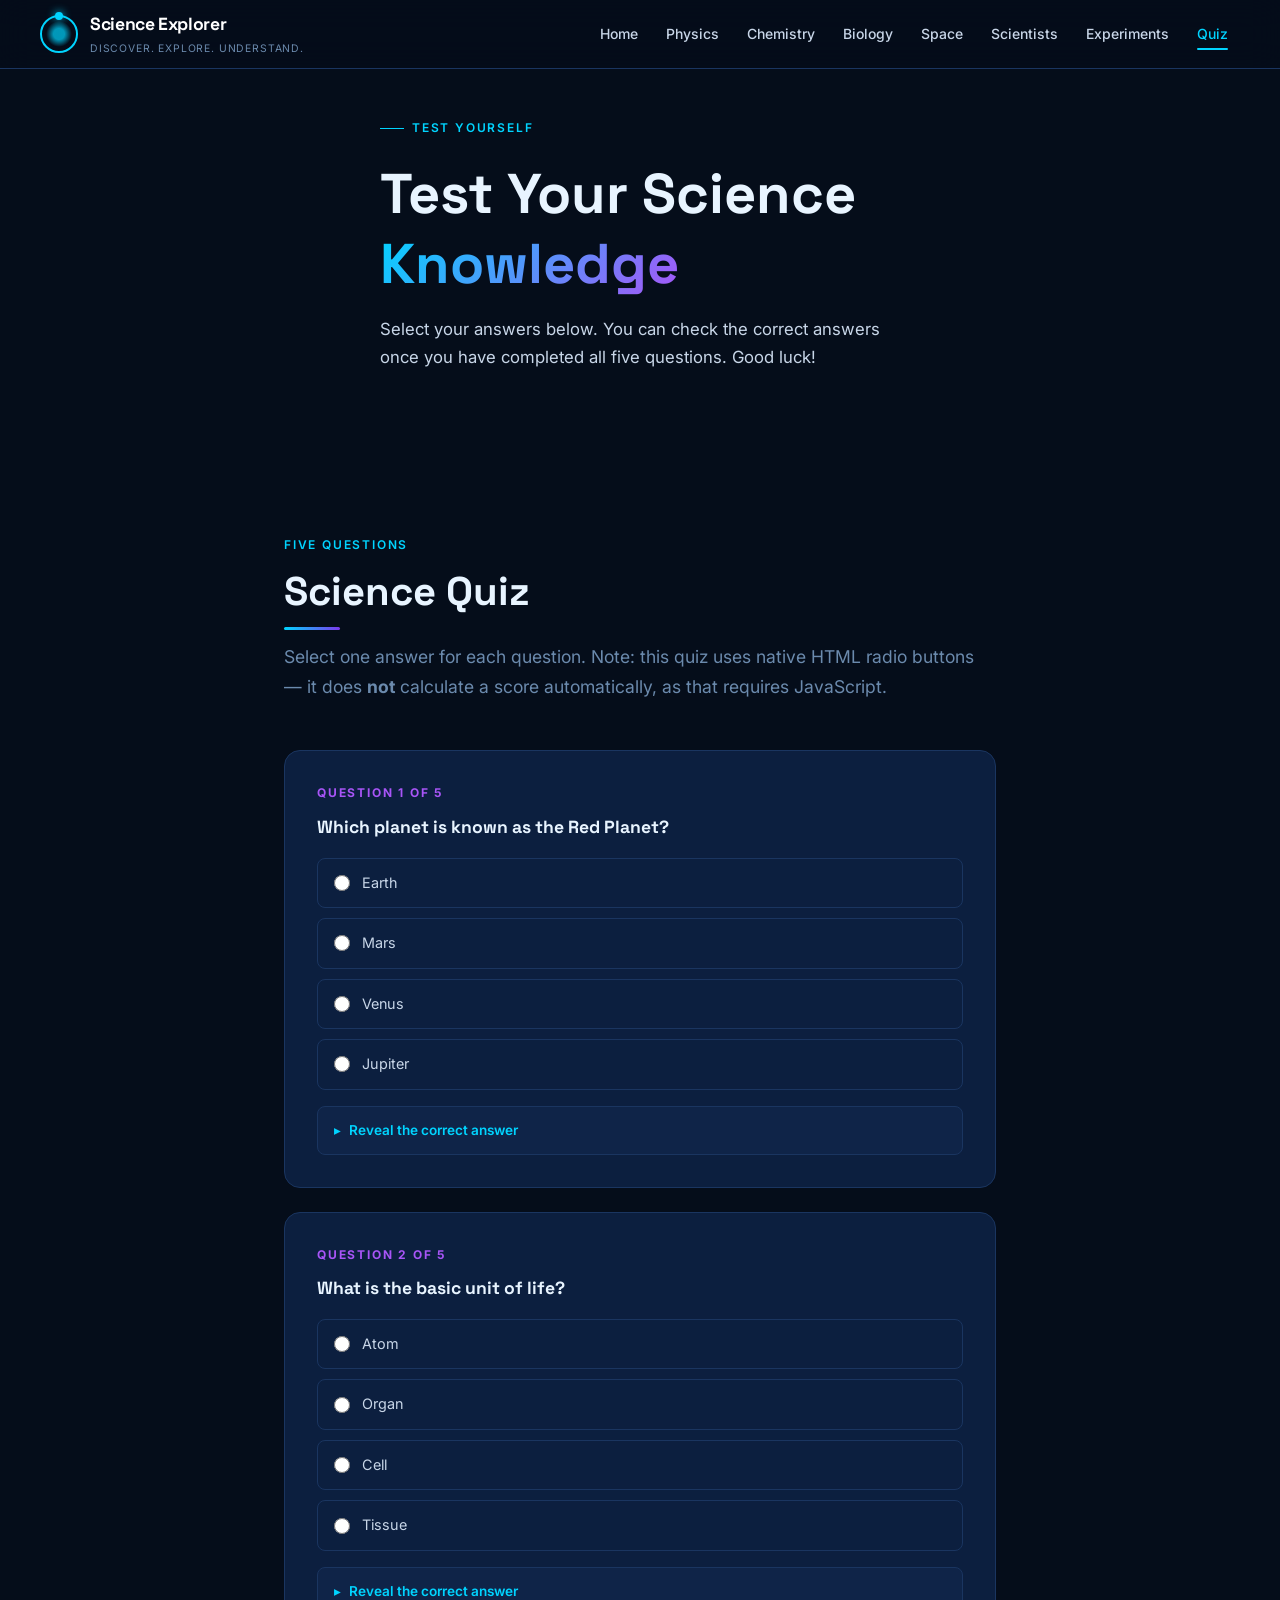
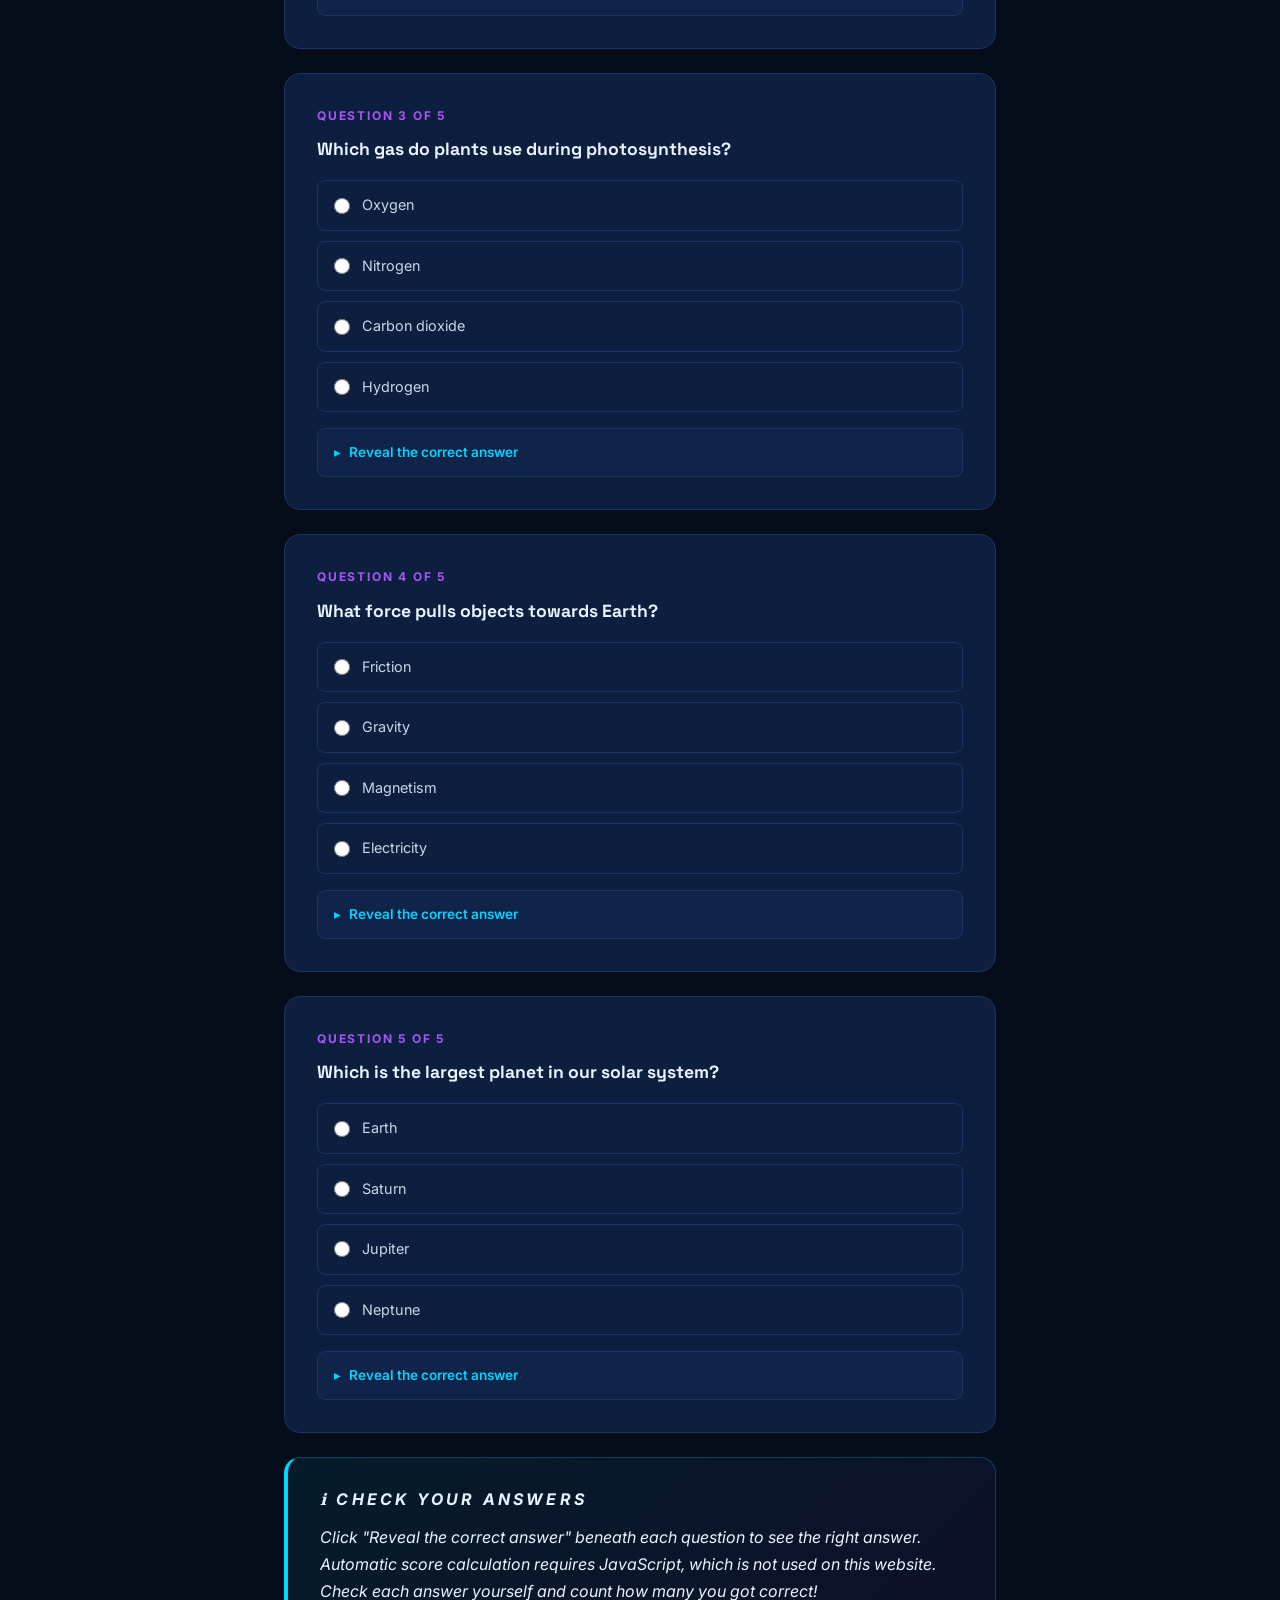
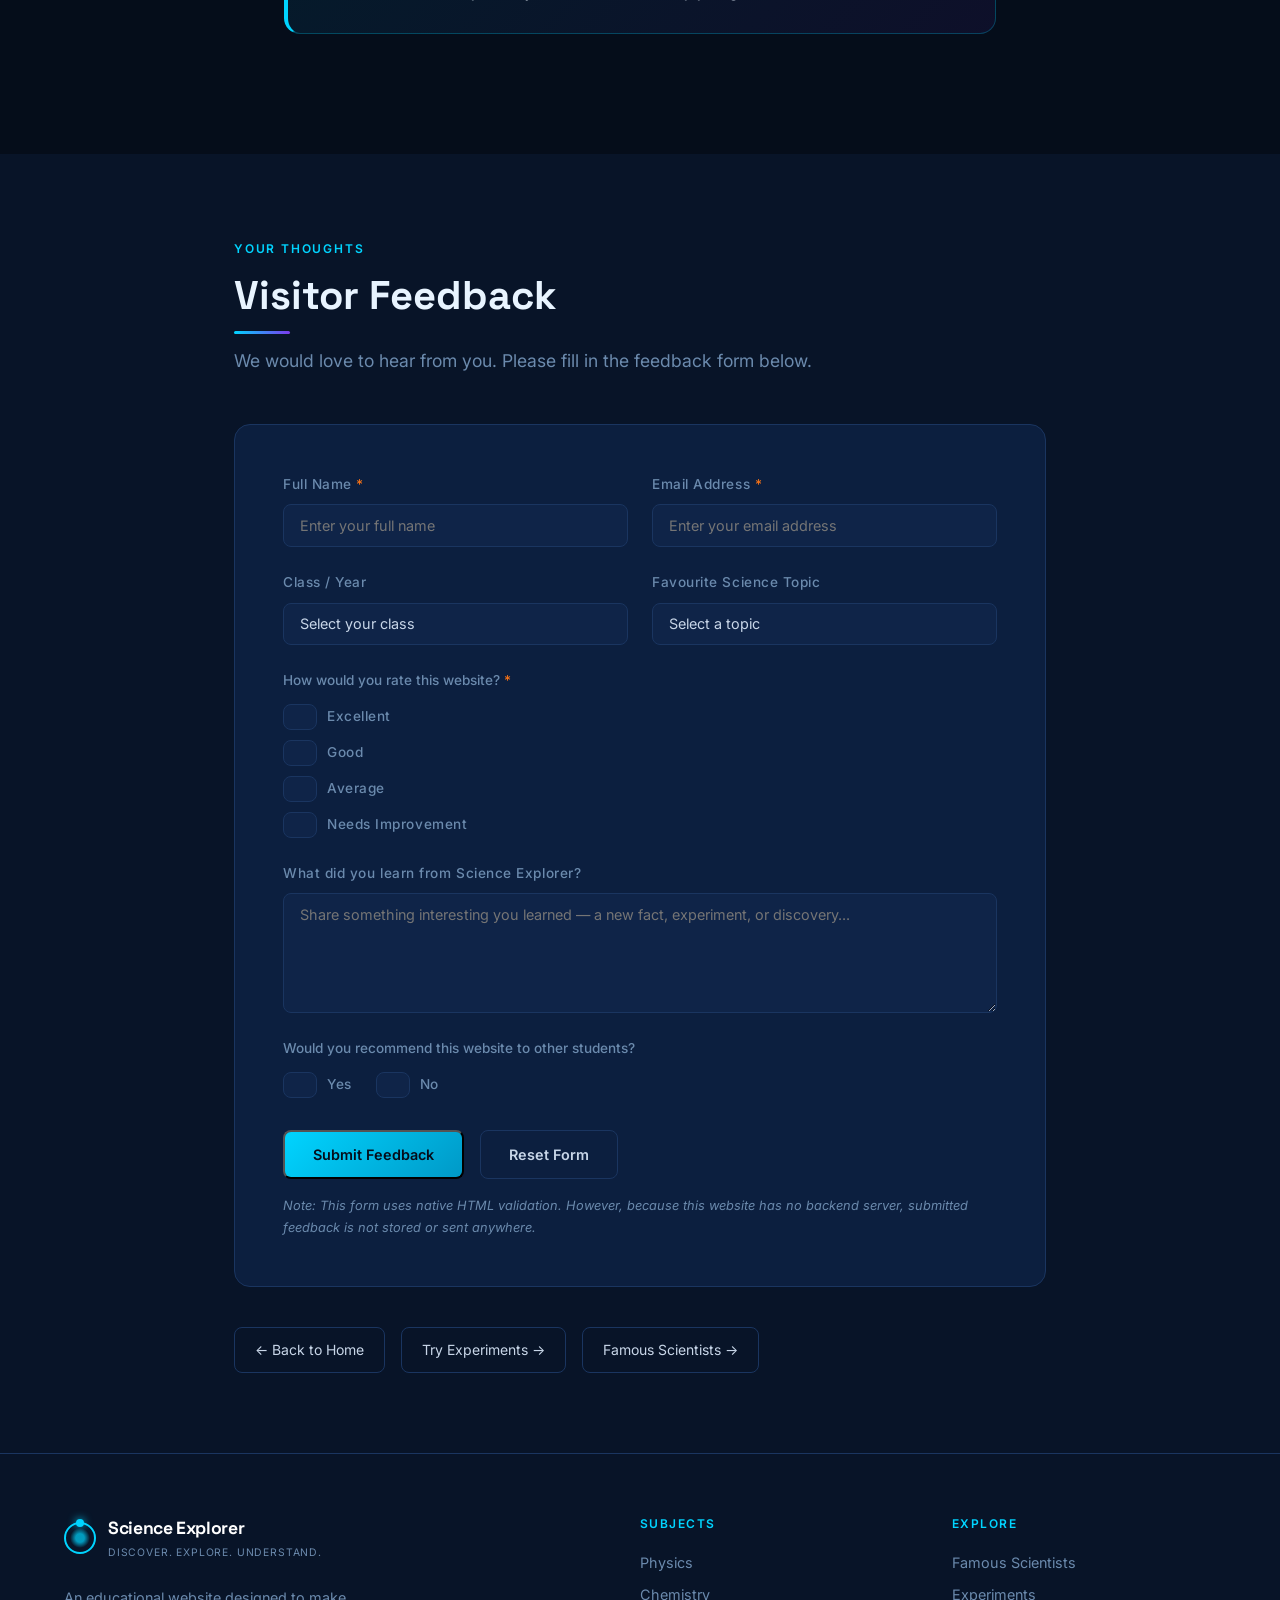
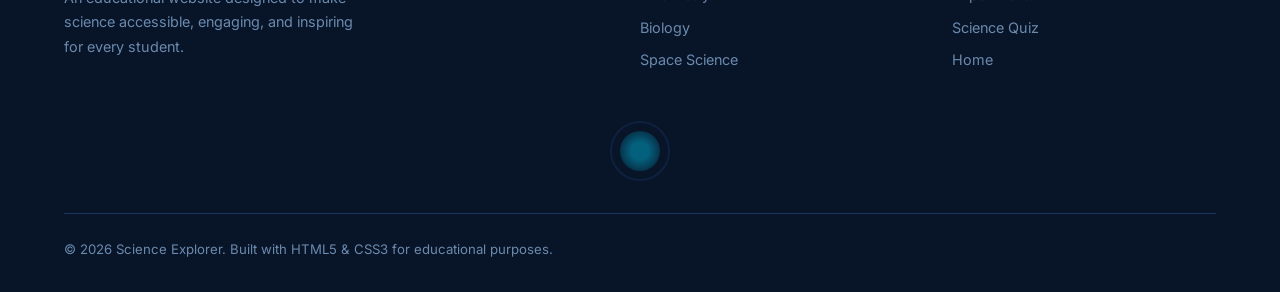
<file: quiz.html>
<!DOCTYPE html>
<html lang="en">

<head>
    <meta charset="UTF-8">
    <meta name="viewport" content="width=device-width, initial-scale=1.0">
    <meta name="description"
        content="Science Quiz and Feedback — test your science knowledge and share your thoughts. Science Explorer.">
    <title>Science Quiz &amp; Feedback — Science Explorer</title>
    <link rel="stylesheet" href="style.css">

    <!-- Extra styles for quiz page only, placed in the shared stylesheet's spirit but minimal additions here -->
    <style>
        /* Highlight the selected radio option using CSS only */
        .quiz-option input[type="radio"]:checked+span {
            color: var(--color-white);
            font-weight: 600;
        }

        /* Give a subtle glow to the quiz card when user has selected an answer */
        .quiz-option:has(input[type="radio"]:checked) {
            background: rgba(0, 212, 255, 0.08);
            border-color: var(--color-cyan);
        }
    </style>
</head>

<body>

    <!-- NAVIGATION BAR -->
    <header class="navbar" role="banner">
        <input type="checkbox" id="nav-toggle" aria-label="Toggle navigation menu">
        <div class="nav-inner">
            <a href="index.html" class="nav-logo" aria-label="Science Explorer Home">
                <div class="nav-atom" aria-hidden="true"></div>
                <div class="nav-brand-text">
                    <span class="nav-name">Science Explorer</span>
                    <span class="nav-tagline">Discover. Explore. Understand.</span>
                </div>
            </a>
            <label for="nav-toggle" class="nav-menu-btn" aria-label="Open menu">
                <span></span><span></span><span></span>
            </label>
            <nav class="nav-links" aria-label="Main navigation">
                <a href="index.html">Home</a>
                <a href="physics.html">Physics</a>
                <a href="chemistry.html">Chemistry</a>
                <a href="biology.html">Biology</a>
                <a href="space.html">Space</a>
                <a href="scientists.html">Scientists</a>
                <a href="experiments.html">Experiments</a>
                <a href="quiz.html" class="active">Quiz</a>
            </nav>
        </div>
    </header>

    <main>

        <!-- PAGE HERO -->
        <section class="page-hero" aria-label="Quiz page hero">
            <div class="page-hero-bg"
                style="background-image: url('https://images.unsplash.com/photo-1606326608606-aa0b62935f2b?w=1600&q=80'); background-color:#050d1a;">
            </div>
            <div class="page-hero-overlay"></div>
            <div class="container">
                <div class="page-hero-content">
                    <span class="hero-label">Test Yourself</span>
                    <h1>Test Your Science<br><span class="text-gradient">Knowledge</span></h1>
                    <p class="hero-sub">Select your answers below. You can check the correct answers once you have
                        completed all five questions. Good luck!</p>
                </div>
            </div>
        </section>

        <!-- QUIZ SECTION -->
        <section class="section" aria-labelledby="quiz-heading">
            <div class="container" style="max-width: 760px;">
                <span class="section-label">Five Questions</span>
                <h2 class="section-title" id="quiz-heading">Science Quiz</h2>
                <p class="section-subtitle" style="max-width:100%;">Select one answer for each question. Note: this quiz
                    uses native HTML radio buttons — it does <strong>not</strong> calculate a score automatically, as
                    that requires JavaScript.</p>

                <!-- QUESTION 1 -->
                <div class="quiz-card" aria-labelledby="q1-heading">
                    <p class="quiz-num">Question 1 of 5</p>
                    <h3 id="q1-heading">Which planet is known as the Red Planet?</h3>
                    <div class="quiz-options" role="group" aria-labelledby="q1-heading">
                        <label class="quiz-option">
                            <input type="radio" name="q1" value="earth">
                            <span>Earth</span>
                        </label>
                        <label class="quiz-option">
                            <input type="radio" name="q1" value="mars">
                            <span>Mars</span>
                        </label>
                        <label class="quiz-option">
                            <input type="radio" name="q1" value="venus">
                            <span>Venus</span>
                        </label>
                        <label class="quiz-option">
                            <input type="radio" name="q1" value="jupiter">
                            <span>Jupiter</span>
                        </label>
                    </div>
                    <!-- CSS-only answer reveal using HTML details/summary -->
                    <details class="answer-reveal">
                        <summary>Reveal the correct answer</summary>
                        <div class="answer-content">
                            ✓ <strong>Mars</strong> is known as the Red Planet. Its surface is covered in iron oxide
                            (rust), giving it a distinctive reddish appearance.
                        </div>
                    </details>
                </div>

                <!-- QUESTION 2 -->
                <div class="quiz-card" aria-labelledby="q2-heading">
                    <p class="quiz-num">Question 2 of 5</p>
                    <h3 id="q2-heading">What is the basic unit of life?</h3>
                    <div class="quiz-options" role="group" aria-labelledby="q2-heading">
                        <label class="quiz-option">
                            <input type="radio" name="q2" value="atom">
                            <span>Atom</span>
                        </label>
                        <label class="quiz-option">
                            <input type="radio" name="q2" value="organ">
                            <span>Organ</span>
                        </label>
                        <label class="quiz-option">
                            <input type="radio" name="q2" value="cell">
                            <span>Cell</span>
                        </label>
                        <label class="quiz-option">
                            <input type="radio" name="q2" value="tissue">
                            <span>Tissue</span>
                        </label>
                    </div>
                    <details class="answer-reveal">
                        <summary>Reveal the correct answer</summary>
                        <div class="answer-content">
                            ✓ <strong>Cell</strong> is the basic unit of life. All living organisms are made up of cells
                            — the smallest unit that can carry out all the functions of life.
                        </div>
                    </details>
                </div>

                <!-- QUESTION 3 -->
                <div class="quiz-card" aria-labelledby="q3-heading">
                    <p class="quiz-num">Question 3 of 5</p>
                    <h3 id="q3-heading">Which gas do plants use during photosynthesis?</h3>
                    <div class="quiz-options" role="group" aria-labelledby="q3-heading">
                        <label class="quiz-option">
                            <input type="radio" name="q3" value="oxygen">
                            <span>Oxygen</span>
                        </label>
                        <label class="quiz-option">
                            <input type="radio" name="q3" value="nitrogen">
                            <span>Nitrogen</span>
                        </label>
                        <label class="quiz-option">
                            <input type="radio" name="q3" value="co2">
                            <span>Carbon dioxide</span>
                        </label>
                        <label class="quiz-option">
                            <input type="radio" name="q3" value="hydrogen">
                            <span>Hydrogen</span>
                        </label>
                    </div>
                    <details class="answer-reveal">
                        <summary>Reveal the correct answer</summary>
                        <div class="answer-content">
                            ✓ <strong>Carbon dioxide (CO₂)</strong> is used by plants during photosynthesis. They take
                            it in through tiny pores called stomata and use it, along with water and sunlight, to make
                            glucose.
                        </div>
                    </details>
                </div>

                <!-- QUESTION 4 -->
                <div class="quiz-card" aria-labelledby="q4-heading">
                    <p class="quiz-num">Question 4 of 5</p>
                    <h3 id="q4-heading">What force pulls objects towards Earth?</h3>
                    <div class="quiz-options" role="group" aria-labelledby="q4-heading">
                        <label class="quiz-option">
                            <input type="radio" name="q4" value="friction">
                            <span>Friction</span>
                        </label>
                        <label class="quiz-option">
                            <input type="radio" name="q4" value="gravity">
                            <span>Gravity</span>
                        </label>
                        <label class="quiz-option">
                            <input type="radio" name="q4" value="magnetism">
                            <span>Magnetism</span>
                        </label>
                        <label class="quiz-option">
                            <input type="radio" name="q4" value="electricity">
                            <span>Electricity</span>
                        </label>
                    </div>
                    <details class="answer-reveal">
                        <summary>Reveal the correct answer</summary>
                        <div class="answer-content">
                            ✓ <strong>Gravity</strong> is the force that pulls objects towards Earth. Isaac Newton
                            described this force after observing a falling apple — the same force that keeps the planets
                            in orbit around the Sun.
                        </div>
                    </details>
                </div>

                <!-- QUESTION 5 -->
                <div class="quiz-card" aria-labelledby="q5-heading">
                    <p class="quiz-num">Question 5 of 5</p>
                    <h3 id="q5-heading">Which is the largest planet in our solar system?</h3>
                    <div class="quiz-options" role="group" aria-labelledby="q5-heading">
                        <label class="quiz-option">
                            <input type="radio" name="q5" value="earth">
                            <span>Earth</span>
                        </label>
                        <label class="quiz-option">
                            <input type="radio" name="q5" value="saturn">
                            <span>Saturn</span>
                        </label>
                        <label class="quiz-option">
                            <input type="radio" name="q5" value="jupiter">
                            <span>Jupiter</span>
                        </label>
                        <label class="quiz-option">
                            <input type="radio" name="q5" value="neptune">
                            <span>Neptune</span>
                        </label>
                    </div>
                    <details class="answer-reveal">
                        <summary>Reveal the correct answer</summary>
                        <div class="answer-content">
                            ✓ <strong>Jupiter</strong> is the largest planet in our solar system. It is so large that
                            more than 1,300 Earths could fit inside it.
                        </div>
                    </details>
                </div>

                <!-- Check Your Answers heading (informational only — no JS scoring) -->
                <div class="fun-fact" style="margin-top:16px;">
                    <p class="fun-fact-label">ℹ Check Your Answers</p>
                    <p>Click <em>"Reveal the correct answer"</em> beneath each question to see the right answer.
                        Automatic score calculation requires JavaScript, which is not used on this website. Check each
                        answer yourself and count how many you got correct!</p>
                </div>

            </div>
        </section>

        <!-- FEEDBACK FORM -->
        <section class="section-alt" aria-labelledby="feedback-heading">
            <div class="container" style="max-width: 860px;">
                <span class="section-label">Your Thoughts</span>
                <h2 class="section-title" id="feedback-heading">Visitor Feedback</h2>
                <p class="section-subtitle" style="max-width:100%;">We would love to hear from you. Please fill in the
                    feedback form below.</p>

                <div class="form-card">
                    <!-- The form uses method="get" and action="#" to show a native browser response when submitted.
                 Note: no backend is available, so data is not stored or sent anywhere. https://formsubmit.app/f/3tmhbtvbd4-->
                    <form action="#" method="POST" novalidate aria-label="Science Explorer visitor feedback form">

                        <div class="form-grid">

                            <!-- Name -->
                            <div class="form-group">
                                <label for="visitor-name">Full Name <span aria-hidden="true"
                                        style="color:var(--color-orange);">*</span></label>
                                <input type="text" id="visitor-name" name="name" placeholder="Enter your full name"
                                    required autocomplete="name">
                            </div>

                            <!-- Email -->
                            <div class="form-group">
                                <label for="visitor-email">Email Address <span aria-hidden="true"
                                        style="color:var(--color-orange);">*</span></label>
                                <input type="email" id="visitor-email" name="email"
                                    placeholder="Enter your email address" required autocomplete="email">
                            </div>

                            <!-- Class -->
                            <div class="form-group">
                                <label for="visitor-class">Class / Year</label>
                                <select id="visitor-class" name="class">
                                    <option value="" disabled selected>Select your class</option>
                                    <option value="class6">Class 6</option>
                                    <option value="class7">Class 7</option>
                                    <option value="class8">Class 8</option>
                                    <option value="class9">Class 9</option>
                                    <option value="class10">Class 10</option>
                                    <option value="class11">Class 11</option>
                                    <option value="class12">Class 12</option>
                                    <!-- <option value="college1">College — 1st Year</option>
                                    <option value="college2">College — 2nd Year</option>
                                    <option value="college3">College — 3rd Year</option> -->
                                    <option value="other">Other</option>
                                </select>
                            </div>

                            <!-- Favourite Science Topic -->
                            <div class="form-group">
                                <label for="visitor-topic">Favourite Science Topic</label>
                                <select id="visitor-topic" name="topic">
                                    <option value="" disabled selected>Select a topic</option>
                                    <option value="physics">Physics</option>
                                    <option value="chemistry">Chemistry</option>
                                    <option value="biology">Biology</option>
                                    <option value="space">Space Science</option>
                                    <option value="experiments">Experiments</option>
                                </select>
                            </div>

                            <!-- Website Rating -->
                            <div class="form-group full-width">
                                <fieldset style="border:none; padding:0;">
                                    <legend
                                        style="font-size:0.85rem; font-weight:500; color:var(--color-text-muted); margin-bottom:12px;">
                                        How would you rate this website? <span aria-hidden="true"
                                            style="color:var(--color-orange);">*</span></legend>
                                    <div class="radio-group">
                                        <label class="radio-label">
                                            <input type="radio" name="rating" value="excellent" required>
                                            Excellent
                                        </label>
                                        <label class="radio-label">
                                            <input type="radio" name="rating" value="good">
                                            Good
                                        </label>
                                        <label class="radio-label">
                                            <input type="radio" name="rating" value="average">
                                            Average
                                        </label>
                                        <label class="radio-label">
                                            <input type="radio" name="rating" value="needs-improvement">
                                            Needs Improvement
                                        </label>
                                    </div>
                                </fieldset>
                            </div>

                            <!-- What did you learn? -->
                            <div class="form-group full-width">
                                <label for="visitor-learned">What did you learn from Science Explorer?</label>
                                <textarea id="visitor-learned" name="learned"
                                    placeholder="Share something interesting you learned — a new fact, experiment, or discovery..."></textarea>
                            </div>

                            <!-- Recommend? -->
                            <div class="form-group full-width">
                                <fieldset style="border:none; padding:0;">
                                    <legend
                                        style="font-size:0.85rem; font-weight:500; color:var(--color-text-muted); margin-bottom:12px;">
                                        Would you recommend this website to other students?</legend>
                                    <div class="radio-group" style="flex-direction:row; gap:24px;">
                                        <label class="radio-label">
                                            <input type="radio" name="recommend" value="yes">
                                            Yes
                                        </label>
                                        <label class="radio-label">
                                            <input type="radio" name="recommend" value="no">
                                            No
                                        </label>
                                    </div>
                                </fieldset>
                            </div>
                        </div>

                        <!-- Form buttons -->
                        <div style="display:flex; gap:16px; margin-top:32px; flex-wrap:wrap;">
                            <button type="submit" class="btn btn-primary">Submit Feedback</button>
                            <button type="reset" class="btn btn-outline">Reset Form</button>
                        </div>

                        <!-- Backend note -->
                        <p class="form-note">
                            Note: This form uses native HTML validation. However, because this website has no backend
                            server, submitted feedback is not stored or sent anywhere.
                        </p>
                    </form>
                </div>

                <div style="margin-top:40px;">
                    <div class="related-links">
                        <a href="index.html" class="related-link">← Back to Home</a>
                        <a href="experiments.html" class="related-link">Try Experiments →</a>
                        <a href="scientists.html" class="related-link">Famous Scientists →</a>
                    </div>
                </div>
            </div>
        </section>

    </main>

    <!-- FOOTER -->
    <footer class="footer" role="contentinfo">
        <div class="container">
            <div class="footer-grid">
                <div class="footer-brand">
                    <a href="index.html" class="nav-logo" style="margin-bottom:12px; display:inline-flex;">
                        <div class="nav-atom" style="width:32px;height:32px;" aria-hidden="true"></div>
                        <div class="nav-brand-text">
                            <span class="nav-name">Science Explorer</span>
                            <span class="nav-tagline">Discover. Explore. Understand.</span>
                        </div>
                    </a>
                    <p>An educational website designed to make science accessible, engaging, and inspiring for every
                        student.</p>
                </div>
                <div>
                    <p class="footer-heading">Subjects</p>
                    <nav class="footer-links" aria-label="Subject links">
                        <a href="physics.html">Physics</a>
                        <a href="chemistry.html">Chemistry</a>
                        <a href="biology.html">Biology</a>
                        <a href="space.html">Space Science</a>
                    </nav>
                </div>
                <div>
                    <p class="footer-heading">Explore</p>
                    <nav class="footer-links" aria-label="Explore links">
                        <a href="scientists.html">Famous Scientists</a>
                        <a href="experiments.html">Experiments</a>
                        <a href="quiz.html">Science Quiz</a>
                        <a href="index.html">Home</a>
                    </nav>
                </div>
            </div>
            <div class="footer-deco" aria-hidden="true">
                <div class="footer-atom"></div>
            </div>
            <div class="footer-bottom">
                <p>&copy; 2026 Science Explorer. Built with HTML5 &amp; CSS3 for educational purposes.</p>
                <!-- <p style="color: var(--color-text-muted);">Designed for college project demonstration.</p> -->
            </div>
        </div>
    </footer>

</body>

</html>
</file>
<file: style.css>
/* ============================================
   SCIENCE EXPLORER — style.css
   Shared stylesheet for all eight pages
   ============================================ */

/* --- Google Fonts Import --- */
@import url('https://fonts.googleapis.com/css2?family=Inter:wght@300;400;500;600;700;800;900&family=Space+Grotesk:wght@400;500;600;700&display=swap');

/* ============================================
   1. CSS CUSTOM PROPERTIES (Design Tokens)
   These variables store our colour palette so
   we only need to change them in one place.
   ============================================ */
:root {
    --color-bg: #050d1a;
    /* Deep midnight navy */
    --color-bg-2: #081428;
    /* Slightly lighter navy */
    --color-bg-3: #0c1f3f;
    /* Card surfaces */
    --color-bg-4: #0f2448;
    /* Hover surfaces */
    --color-border: #1a3560;
    /* Subtle borders */
    --color-cyan: #00d4ff;
    /* Electric cyan accent */
    --color-turquoise: #00b8a9;
    /* Turquoise accent */
    --color-violet: #7c3aed;
    /* Violet accent */
    --color-violet-lt: #a855f7;
    /* Light violet */
    --color-orange: #f97316;
    /* Warm orange accent */
    --color-white: #ffffff;
    --color-text: #c8d6e8;
    /* Body text */
    --color-text-muted: #6b8aad;
    /* Muted text */
    --color-heading: #e8f4ff;
    /* Heading text */
    --shadow-card: 0 8px 32px rgba(0, 0, 0, 0.5);
    --shadow-glow-cyan: 0 0 20px rgba(0, 212, 255, 0.25);
    --shadow-glow-violet: 0 0 20px rgba(124, 58, 237, 0.3);
    --radius-card: 16px;
    --radius-sm: 8px;
    --transition: 0.3s ease;
    --font-main: 'Inter', system-ui, sans-serif;
    --font-heading: 'Space Grotesk', system-ui, sans-serif;
}

/* ============================================
   2. RESET & BASE STYLES
   ============================================ */
*,
*::before,
*::after {
    box-sizing: border-box;
    margin: 0;
    padding: 0;
}

html {
    scroll-behavior: smooth;
}

body {
    font-family: var(--font-main);
    background-color: var(--color-bg);
    color: var(--color-text);
    font-size: 1rem;
    line-height: 1.7;
    overflow-x: hidden;
}

h1,
h2,
h3,
h4,
h5 {
    font-family: var(--font-heading);
    color: var(--color-heading);
    line-height: 1.25;
}

a {
    color: var(--color-cyan);
    text-decoration: none;
    transition: color var(--transition);
}

a:hover {
    color: var(--color-white);
}

img {
    max-width: 100%;
    display: block;
}

ul {
    list-style: none;
}

/* ============================================
   3. UTILITY CLASSES
   ============================================ */

/* Container centers content and limits width */
.container {
    max-width: 1200px;
    margin: 0 auto;
    padding: 0 24px;
}

/* Section padding */
.section {
    padding: 80px 0;
}

.section-alt {
    background-color: var(--color-bg-2);
    padding: 80px 0;
}

/* Section title with cyan underline accent */
.section-title {
    font-size: clamp(1.75rem, 4vw, 2.5rem);
    font-weight: 700;
    color: var(--color-heading);
    margin-bottom: 12px;
}

.section-subtitle {
    color: var(--color-text-muted);
    font-size: 1.1rem;
    margin-bottom: 48px;
    max-width: 600px;
}

.section-label {
    display: inline-block;
    font-size: 0.75rem;
    font-weight: 600;
    letter-spacing: 0.15em;
    text-transform: uppercase;
    color: var(--color-cyan);
    margin-bottom: 12px;
}

/* Accent underline after section titles */
.section-title::after {
    content: '';
    display: block;
    width: 56px;
    height: 3px;
    background: linear-gradient(90deg, var(--color-cyan), var(--color-violet));
    border-radius: 2px;
    margin-top: 10px;
}

/* Cyan gradient text */
.text-gradient {
    background: linear-gradient(135deg, var(--color-cyan), var(--color-violet-lt));
    -webkit-background-clip: text;
    -webkit-text-fill-color: transparent;
    background-clip: text;
}

/* ============================================
   4. NAVIGATION BAR
   ============================================ */
.navbar {
    position: fixed;
    top: 0;
    left: 0;
    right: 0;
    z-index: 1000;
    background: rgba(5, 13, 26, 0.92);
    backdrop-filter: blur(16px);
    border-bottom: 1px solid var(--color-border);
    padding: 0 24px;
}

.nav-inner {
    max-width: 1200px;
    margin: 0 auto;
    display: flex;
    align-items: center;
    justify-content: space-between;
    height: 68px;
}

/* Logo area */
.nav-logo {
    display: flex;
    align-items: center;
    gap: 12px;
    text-decoration: none;
}

/* CSS atom-inspired orbital mark */
.nav-atom {
    width: 38px;
    height: 38px;
    border: 2px solid var(--color-cyan);
    border-radius: 50%;
    position: relative;
    flex-shrink: 0;
    animation: spin-slow 8s linear infinite;
}

.nav-atom::before {
    content: '';
    position: absolute;
    inset: 4px;
    background: radial-gradient(circle, var(--color-cyan) 30%, transparent 70%);
    border-radius: 50%;
    opacity: 0.7;
}

.nav-atom::after {
    content: '';
    position: absolute;
    top: -5px;
    left: 50%;
    transform: translateX(-50%);
    width: 8px;
    height: 8px;
    background: var(--color-cyan);
    border-radius: 50%;
    box-shadow: 0 0 8px var(--color-cyan);
}

@keyframes spin-slow {
    from {
        transform: rotate(0deg);
    }

    to {
        transform: rotate(360deg);
    }
}

.nav-brand-text {
    display: flex;
    flex-direction: column;
}

.nav-name {
    font-family: var(--font-heading);
    font-size: 1.1rem;
    font-weight: 700;
    color: var(--color-white);
    letter-spacing: -0.02em;
}

.nav-tagline {
    font-size: 0.65rem;
    color: var(--color-text-muted);
    letter-spacing: 0.08em;
    text-transform: uppercase;
}

/* Navigation links */
.nav-links {
    display: flex;
    align-items: center;
    gap: 4px;
}

.nav-links a {
    color: var(--color-text);
    font-size: 0.875rem;
    font-weight: 500;
    padding: 6px 12px;
    border-radius: var(--radius-sm);
    transition: all var(--transition);
    position: relative;
}

.nav-links a::after {
    content: '';
    position: absolute;
    bottom: 2px;
    left: 12px;
    right: 12px;
    height: 2px;
    background: var(--color-cyan);
    transform: scaleX(0);
    transition: transform var(--transition);
    border-radius: 1px;
}

.nav-links a:hover::after,
.nav-links a.active::after {
    transform: scaleX(1);
}

.nav-links a:hover {
    color: var(--color-white);
    background: rgba(0, 212, 255, 0.08);
}

.nav-links a.active {
    color: var(--color-cyan);
}

/* --- CSS-only Mobile Menu --- */
/* Hide checkbox visually but keep it accessible */
#nav-toggle {
    display: none;
}

.nav-menu-btn {
    display: none;
    flex-direction: column;
    gap: 5px;
    cursor: pointer;
    padding: 6px;
    border-radius: var(--radius-sm);
}

.nav-menu-btn span {
    display: block;
    width: 24px;
    height: 2px;
    background: var(--color-text);
    border-radius: 2px;
    transition: all var(--transition);
}

/* ============================================
   5. FOOTER
   ============================================ */
.footer {
    background: var(--color-bg-2);
    border-top: 1px solid var(--color-border);
    padding: 60px 0 32px;
}

.footer-grid {
    display: grid;
    grid-template-columns: 2fr 1fr 1fr;
    gap: 48px;
    margin-bottom: 48px;
}

.footer-brand p {
    color: var(--color-text-muted);
    font-size: 0.9rem;
    margin-top: 12px;
    max-width: 300px;
    line-height: 1.7;
}

.footer-heading {
    font-size: 0.75rem;
    font-weight: 600;
    letter-spacing: 0.12em;
    text-transform: uppercase;
    color: var(--color-cyan);
    margin-bottom: 16px;
}

.footer-links {
    display: flex;
    flex-direction: column;
    gap: 8px;
}

.footer-links a {
    color: var(--color-text-muted);
    font-size: 0.9rem;
    transition: color var(--transition);
}

.footer-links a:hover {
    color: var(--color-cyan);
}

/* Decorative science atom in footer */
.footer-deco {
    display: flex;
    align-items: center;
    justify-content: center;
    margin-bottom: 32px;
}

.footer-atom {
    width: 60px;
    height: 60px;
    border: 2px solid var(--color-border);
    border-radius: 50%;
    position: relative;
    opacity: 0.4;
}

.footer-atom::before {
    content: '';
    position: absolute;
    inset: 8px;
    background: radial-gradient(circle, var(--color-cyan) 30%, transparent);
    border-radius: 50%;
}

.footer-bottom {
    border-top: 1px solid var(--color-border);
    padding-top: 24px;
    display: flex;
    align-items: center;
    justify-content: space-between;
    gap: 16px;
    flex-wrap: wrap;
}

.footer-bottom p {
    color: var(--color-text-muted);
    font-size: 0.825rem;
}

/* ============================================
   6. HERO SECTIONS
   ============================================ */
.hero {
    min-height: 92vh;
    display: flex;
    align-items: center;
    position: relative;
    overflow: hidden;
    padding-top: 68px;
    /* navbar height */
}

.hero-bg {
    position: absolute;
    inset: 0;
    background-size: cover;
    background-position: center;
    background-repeat: no-repeat;
}

/* Dark overlay on hero images for text readability */
.hero-overlay {
    position: absolute;
    inset: 0;
    background: linear-gradient(135deg,
            rgba(5, 13, 26, 0.85) 0%,
            rgba(5, 13, 26, 0.6) 60%,
            rgba(5, 13, 26, 0.4) 100%);
}

.hero-content {
    position: relative;
    z-index: 2;
    max-width: 700px;
}

.hero-label {
    display: inline-flex;
    align-items: center;
    gap: 8px;
    font-size: 0.75rem;
    font-weight: 600;
    letter-spacing: 0.15em;
    text-transform: uppercase;
    color: var(--color-cyan);
    margin-bottom: 20px;
}

.hero-label::before {
    content: '';
    display: inline-block;
    width: 24px;
    height: 1px;
    background: var(--color-cyan);
}

.hero h1 {
    font-size: clamp(2.5rem, 6vw, 4.5rem);
    font-weight: 800;
    color: var(--color-white);
    margin-bottom: 20px;
    letter-spacing: -0.03em;
}

.hero-sub {
    font-size: clamp(1rem, 2vw, 1.25rem);
    color: var(--color-text);
    margin-bottom: 36px;
    max-width: 520px;
}

.hero-tagline {
    display: inline-block;
    font-size: 0.8rem;
    font-weight: 600;
    letter-spacing: 0.18em;
    text-transform: uppercase;
    color: var(--color-violet-lt);
    margin-bottom: 28px;
}

/* Hero decorative badges */
.hero-badges {
    display: flex;
    gap: 12px;
    flex-wrap: wrap;
    margin-top: 32px;
}

.hero-badge {
    padding: 6px 14px;
    border: 1px solid var(--color-border);
    border-radius: 100px;
    font-size: 0.75rem;
    color: var(--color-text-muted);
    background: rgba(255, 255, 255, 0.04);
}

/* ============================================
   7. BUTTON STYLES
   ============================================ */
.btn {
    display: inline-flex;
    align-items: center;
    gap: 8px;
    padding: 14px 28px;
    border-radius: var(--radius-sm);
    font-family: var(--font-main);
    font-size: 0.9rem;
    font-weight: 600;
    cursor: pointer;
    transition: all var(--transition);
    text-decoration: none;
}

.btn-primary {
    background: linear-gradient(135deg, var(--color-cyan), #0099c7);
    color: var(--color-bg);
}

.btn-primary:hover {
    transform: translateY(-2px);
    box-shadow: 0 8px 24px rgba(0, 212, 255, 0.4);
    color: var(--color-bg);
}

.btn-outline {
    border: 1px solid var(--color-border);
    color: var(--color-text);
    background: transparent;
}

.btn-outline:hover {
    border-color: var(--color-cyan);
    color: var(--color-cyan);
    background: rgba(0, 212, 255, 0.06);
    transform: translateY(-2px);
}

.btn-group {
    display: flex;
    gap: 16px;
    flex-wrap: wrap;
    align-items: center;
}

/* ============================================
   8. CARD STYLES
   ============================================ */
.card {
    background: var(--color-bg-3);
    border: 1px solid var(--color-border);
    border-radius: var(--radius-card);
    overflow: hidden;
    transition: all var(--transition);
}

.card:hover {
    transform: translateY(-6px);
    border-color: rgba(0, 212, 255, 0.35);
    box-shadow: var(--shadow-glow-cyan);
}

.card-img-wrap {
    height: 200px;
    overflow: hidden;
}

.card-img-wrap img {
    width: 100%;
    height: 100%;
    object-fit: cover;
    transition: transform 0.5s ease;
}

.card:hover .card-img-wrap img {
    transform: scale(1.06);
}

.card-body {
    padding: 24px;
}

.card-label {
    font-size: 0.7rem;
    font-weight: 600;
    letter-spacing: 0.12em;
    text-transform: uppercase;
    color: var(--color-cyan);
    margin-bottom: 8px;
}

.card h3 {
    font-size: 1.2rem;
    color: var(--color-heading);
    margin-bottom: 10px;
}

.card p {
    font-size: 0.9rem;
    color: var(--color-text-muted);
    margin-bottom: 16px;
}

.card-link {
    font-size: 0.85rem;
    font-weight: 600;
    color: var(--color-cyan);
    display: inline-flex;
    align-items: center;
    gap: 6px;
}

.card-link::after {
    content: '→';
    transition: transform var(--transition);
}

.card-link:hover::after {
    transform: translateX(4px);
}

/* Grid layout for cards */
.science-grid {
    display: grid;
    grid-template-columns: repeat(auto-fill, minmax(260px, 1fr));
    gap: 24px;
}

/* ============================================
   9. TABLES
   ============================================ */
.table-wrap {
    overflow-x: auto;
    border-radius: var(--radius-card);
    border: 1px solid var(--color-border);
}

.data-table {
    width: 100%;
    border-collapse: collapse;
    font-size: 0.9rem;
}

.data-table thead {
    background: linear-gradient(135deg, var(--color-bg-4), var(--color-bg-3));
}

.data-table th {
    padding: 14px 20px;
    text-align: left;
    font-size: 0.75rem;
    font-weight: 600;
    letter-spacing: 0.1em;
    text-transform: uppercase;
    color: var(--color-cyan);
    border-bottom: 1px solid var(--color-border);
}

.data-table td {
    padding: 14px 20px;
    border-bottom: 1px solid rgba(26, 53, 96, 0.5);
    color: var(--color-text);
    vertical-align: top;
}

.data-table tbody tr:last-child td {
    border-bottom: none;
}

.data-table tbody tr:hover {
    background: rgba(0, 212, 255, 0.04);
}

/* ============================================
   10. FUN FACT / CALLOUT BOXES
   ============================================ */
.fun-fact {
    background: linear-gradient(135deg, rgba(0, 212, 255, 0.08), rgba(124, 58, 237, 0.08));
    border: 1px solid rgba(0, 212, 255, 0.25);
    border-left: 4px solid var(--color-cyan);
    border-radius: var(--radius-card);
    padding: 28px 32px;
    margin: 40px 0;
}

.fun-fact-label {
    font-size: 0.7rem;
    font-weight: 700;
    letter-spacing: 0.2em;
    text-transform: uppercase;
    color: var(--color-orange);
    margin-bottom: 10px;
}

.fun-fact p {
    font-size: 1rem;
    color: var(--color-heading);
    font-style: italic;
}

/* ============================================
   11. QUOTE SECTION
   ============================================ */
.quote-section {
    padding: 80px 0;
    background: linear-gradient(135deg, var(--color-bg-4), var(--color-bg-2));
    text-align: center;
    position: relative;
    overflow: hidden;
}

.quote-section::before {
    content: '"';
    position: absolute;
    top: -40px;
    left: 50%;
    transform: translateX(-50%);
    font-size: 20rem;
    font-family: Georgia, serif;
    color: rgba(0, 212, 255, 0.04);
    line-height: 1;
    pointer-events: none;
}

.quote-text {
    font-family: var(--font-heading);
    font-size: clamp(1.5rem, 4vw, 2.25rem);
    font-weight: 600;
    color: var(--color-heading);
    max-width: 700px;
    margin: 0 auto 20px;
    position: relative;
    z-index: 1;
}

.quote-author {
    color: var(--color-cyan);
    font-size: 0.9rem;
    font-weight: 500;
    letter-spacing: 0.08em;
}

/* ============================================
   12. SAFETY NOTICE
   ============================================ */
.safety-box {
    background: linear-gradient(135deg, rgba(249, 115, 22, 0.1), rgba(249, 115, 22, 0.05));
    border: 1px solid rgba(249, 115, 22, 0.4);
    border-left: 4px solid var(--color-orange);
    border-radius: var(--radius-card);
    padding: 24px 28px;
    margin-bottom: 40px;
}

.safety-box h3 {
    color: var(--color-orange);
    font-size: 1rem;
    margin-bottom: 10px;
    display: flex;
    align-items: center;
    gap: 8px;
}

.safety-box p,
.safety-box li {
    font-size: 0.9rem;
    color: var(--color-text);
}

.safety-box ul {
    list-style: disc;
    padding-left: 20px;
    margin-top: 8px;
}

.safety-box ul li {
    margin-bottom: 4px;
}

/* ============================================
   13. EXPERIMENT CARDS
   ============================================ */
.experiment-card {
    background: var(--color-bg-3);
    border: 1px solid var(--color-border);
    border-radius: var(--radius-card);
    overflow: hidden;
    margin-bottom: 48px;
}

.experiment-header {
    display: grid;
    grid-template-columns: 1fr 1fr;
    gap: 0;
}

.experiment-img {
    height: 320px;
    overflow: hidden;
}

.experiment-img img {
    width: 100%;
    height: 100%;
    object-fit: cover;
    transition: transform 0.5s ease;
}

.experiment-card:hover .experiment-img img {
    transform: scale(1.04);
}

.experiment-intro {
    padding: 36px;
    display: flex;
    flex-direction: column;
    justify-content: center;
}

.experiment-num {
    font-size: 3rem;
    font-weight: 800;
    color: rgba(0, 212, 255, 0.15);
    font-family: var(--font-heading);
    line-height: 1;
    margin-bottom: 12px;
}

.experiment-intro h2 {
    font-size: 1.6rem;
    margin-bottom: 12px;
}

.experiment-body {
    padding: 36px;
    display: grid;
    grid-template-columns: 1fr 1fr;
    gap: 32px;
}

.materials-list {
    list-style: none;
    padding: 0;
}

.materials-list li {
    padding: 8px 0;
    border-bottom: 1px solid var(--color-border);
    font-size: 0.9rem;
    color: var(--color-text);
    display: flex;
    align-items: center;
    gap: 10px;
}

.materials-list li::before {
    content: '◆';
    color: var(--color-cyan);
    font-size: 0.5rem;
    flex-shrink: 0;
}

.procedure-list {
    list-style: none;
    counter-reset: step-counter;
    padding: 0;
}

.procedure-list li {
    counter-increment: step-counter;
    padding: 10px 0 10px 44px;
    border-bottom: 1px solid var(--color-border);
    font-size: 0.9rem;
    color: var(--color-text);
    position: relative;
}

.procedure-list li::before {
    content: counter(step-counter);
    position: absolute;
    left: 0;
    top: 8px;
    width: 28px;
    height: 28px;
    background: linear-gradient(135deg, var(--color-cyan), var(--color-violet));
    color: white;
    border-radius: 50%;
    font-size: 0.75rem;
    font-weight: 700;
    display: flex;
    align-items: center;
    justify-content: center;
}

.experiment-result {
    padding: 0 36px 36px;
}

.result-box {
    background: rgba(0, 212, 255, 0.07);
    border: 1px solid rgba(0, 212, 255, 0.2);
    border-radius: var(--radius-sm);
    padding: 20px;
    margin-bottom: 16px;
}

.result-box h4 {
    color: var(--color-cyan);
    font-size: 0.85rem;
    font-weight: 600;
    letter-spacing: 0.08em;
    text-transform: uppercase;
    margin-bottom: 8px;
}

.result-box p {
    font-size: 0.9rem;
    color: var(--color-text);
}

/* Observation textarea */
.observation-area {
    width: 100%;
    background: var(--color-bg-4);
    border: 1px solid var(--color-border);
    border-radius: var(--radius-sm);
    color: var(--color-text);
    padding: 14px;
    font-family: var(--font-main);
    font-size: 0.9rem;
    resize: vertical;
    min-height: 80px;
}

.observation-area:focus {
    outline: none;
    border-color: var(--color-cyan);
}

/* ============================================
   14. QUIZ STYLES
   ============================================ */
.quiz-card {
    background: var(--color-bg-3);
    border: 1px solid var(--color-border);
    border-radius: var(--radius-card);
    padding: 32px;
    margin-bottom: 24px;
    transition: border-color var(--transition);
}

.quiz-card:hover {
    border-color: rgba(0, 212, 255, 0.3);
}

.quiz-num {
    font-size: 0.75rem;
    font-weight: 700;
    letter-spacing: 0.15em;
    text-transform: uppercase;
    color: var(--color-violet-lt);
    margin-bottom: 12px;
}

.quiz-card h3 {
    font-size: 1.1rem;
    color: var(--color-heading);
    margin-bottom: 20px;
}

.quiz-options {
    display: flex;
    flex-direction: column;
    gap: 10px;
}

/* Style each radio label */
.quiz-option {
    display: flex;
    align-items: center;
    gap: 12px;
    padding: 12px 16px;
    border: 1px solid var(--color-border);
    border-radius: var(--radius-sm);
    cursor: pointer;
    transition: all var(--transition);
    font-size: 0.9rem;
    color: var(--color-text);
}

.quiz-option:hover {
    border-color: var(--color-cyan);
    background: rgba(0, 212, 255, 0.05);
    color: var(--color-white);
}

/* When the radio inside is checked, highlight the label */
.quiz-option input[type="radio"] {
    accent-color: var(--color-cyan);
    width: 16px;
    height: 16px;
    flex-shrink: 0;
}

/* ============================================
   15. FEEDBACK FORM
   ============================================ */
.form-card {
    background: var(--color-bg-3);
    border: 1px solid var(--color-border);
    border-radius: var(--radius-card);
    padding: 48px;
}

.form-grid {
    display: grid;
    grid-template-columns: 1fr 1fr;
    gap: 24px;
}

.form-group {
    display: flex;
    flex-direction: column;
    gap: 8px;
}

.form-group.full-width {
    grid-column: 1 / -1;
}

.form-group label {
    font-size: 0.85rem;
    font-weight: 500;
    color: var(--color-text-muted);
    letter-spacing: 0.04em;
}

.form-group input,
.form-group select,
.form-group textarea {
    background: var(--color-bg-4);
    border: 1px solid var(--color-border);
    border-radius: var(--radius-sm);
    color: var(--color-text);
    padding: 12px 16px;
    font-family: var(--font-main);
    font-size: 0.9rem;
    transition: border-color var(--transition);
    -webkit-appearance: none;
    appearance: none;
}

.form-group input:focus,
.form-group select:focus,
.form-group textarea:focus {
    outline: none;
    border-color: var(--color-cyan);
    box-shadow: 0 0 0 3px rgba(0, 212, 255, 0.1);
}

.form-group select option {
    background: var(--color-bg-3);
}

.form-group textarea {
    resize: vertical;
    min-height: 120px;
}

.radio-group {
    display: flex;
    flex-direction: column;
    gap: 10px;
}

.radio-label {
    display: flex;
    align-items: center;
    gap: 10px;
    cursor: pointer;
    font-size: 0.9rem;
    color: var(--color-text);
}

.radio-label input[type="radio"] {
    accent-color: var(--color-cyan);
    width: 16px;
    height: 16px;
}

.form-note {
    font-size: 0.8rem;
    color: var(--color-text-muted);
    margin-top: 16px;
    font-style: italic;
}

/* ============================================
   16. SCIENTIST PROFILE CARDS
   ============================================ */
.scientist-card {
    background: var(--color-bg-3);
    border: 1px solid var(--color-border);
    border-radius: var(--radius-card);
    overflow: hidden;
    transition: all var(--transition);
    display: flex;
    flex-direction: column;
}

.scientist-card:hover {
    transform: translateY(-6px);
    border-color: rgba(168, 85, 247, 0.4);
    box-shadow: var(--shadow-glow-violet);
}

.scientist-img-wrap {
    height: 240px;
    overflow: hidden;
    background: linear-gradient(135deg, var(--color-bg-4), var(--color-bg-3));
}

.scientist-img-wrap img {
    width: 100%;
    height: 100%;
    object-fit: cover;
    object-position: top;
    filter: grayscale(20%);
    transition: all 0.5s ease;
}

.scientist-card:hover .scientist-img-wrap img {
    transform: scale(1.06);
    filter: grayscale(0%);
}

.scientist-body {
    padding: 24px;
    flex: 1;
    display: flex;
    flex-direction: column;
}

.scientist-field {
    font-size: 0.7rem;
    font-weight: 600;
    letter-spacing: 0.12em;
    text-transform: uppercase;
    color: var(--color-violet-lt);
    margin-bottom: 6px;
}

.scientist-body h3 {
    font-size: 1.25rem;
    margin-bottom: 10px;
}

.scientist-body p {
    font-size: 0.875rem;
    color: var(--color-text-muted);
    flex: 1;
}

.scientist-contributions {
    list-style: none;
    padding: 0;
    margin-top: 14px;
}

.scientist-contributions li {
    font-size: 0.8rem;
    color: var(--color-text);
    padding: 5px 0;
    padding-left: 16px;
    position: relative;
}

.scientist-contributions li::before {
    content: '›';
    position: absolute;
    left: 0;
    color: var(--color-violet-lt);
}

/* ============================================
   17. PLANET CARDS (Space page)
   ============================================ */
.planet-grid {
    display: grid;
    grid-template-columns: repeat(auto-fill, minmax(220px, 1fr));
    gap: 20px;
}

.planet-card {
    background: var(--color-bg-3);
    border: 1px solid var(--color-border);
    border-radius: var(--radius-card);
    overflow: hidden;
    text-align: center;
    transition: all var(--transition);
}

.planet-card:hover {
    transform: translateY(-6px);
    border-color: rgba(0, 212, 255, 0.3);
    box-shadow: var(--shadow-glow-cyan);
}

.planet-img-wrap {
    height: 160px;
    overflow: hidden;
}

.planet-img-wrap img {
    width: 100%;
    height: 100%;
    object-fit: cover;
    transition: transform 0.5s ease;
}

.planet-card:hover .planet-img-wrap img {
    transform: scale(1.08);
}

.planet-body {
    padding: 16px;
}

.planet-order {
    font-size: 0.65rem;
    font-weight: 700;
    letter-spacing: 0.12em;
    text-transform: uppercase;
    color: var(--color-cyan);
    margin-bottom: 4px;
}

.planet-body h3 {
    font-size: 1.1rem;
    margin-bottom: 6px;
}

.planet-body p {
    font-size: 0.8rem;
    color: var(--color-text-muted);
}

/* ============================================
   18. ENERGY / FEATURE CARDS
   ============================================ */
.feature-grid {
    display: grid;
    grid-template-columns: repeat(auto-fill, minmax(200px, 1fr));
    gap: 20px;
}

.feature-card {
    background: var(--color-bg-3);
    border: 1px solid var(--color-border);
    border-radius: var(--radius-card);
    padding: 28px 24px;
    transition: all var(--transition);
    text-align: center;
}

.feature-card:hover {
    transform: translateY(-4px);
    border-color: rgba(0, 212, 255, 0.3);
    background: var(--color-bg-4);
}

.feature-icon {
    width: 52px;
    height: 52px;
    background: linear-gradient(135deg, var(--color-bg-4), var(--color-bg));
    border: 1px solid var(--color-border);
    border-radius: 12px;
    display: flex;
    align-items: center;
    justify-content: center;
    margin: 0 auto 16px;
    font-size: 1.5rem;
}

.feature-card h4 {
    font-size: 1rem;
    margin-bottom: 8px;
    color: var(--color-heading);
}

.feature-card p {
    font-size: 0.825rem;
    color: var(--color-text-muted);
}

/* ============================================
   19. WHY SCIENCE MATTERS SECTION
   ============================================ */
.why-grid {
    display: grid;
    grid-template-columns: repeat(auto-fill, minmax(220px, 1fr));
    gap: 24px;
}

.why-item {
    background: var(--color-bg-3);
    border: 1px solid var(--color-border);
    border-radius: var(--radius-card);
    padding: 30px 24px;
    transition: all var(--transition);
    position: relative;
    overflow: hidden;
}

.why-item::before {
    content: '';
    position: absolute;
    top: 0;
    left: 0;
    right: 0;
    height: 3px;
    background: linear-gradient(90deg, var(--color-cyan), var(--color-violet));
    opacity: 0;
    transition: opacity var(--transition);
}

.why-item:hover {
    transform: translateY(-4px);
    border-color: rgba(0, 212, 255, 0.25);
}

.why-item:hover::before {
    opacity: 1;
}

.why-number {
    font-size: 2.5rem;
    font-weight: 800;
    font-family: var(--font-heading);
    color: rgba(0, 212, 255, 0.15);
    line-height: 1;
    margin-bottom: 12px;
}

.why-item h4 {
    font-size: 1rem;
    margin-bottom: 8px;
}

.why-item p {
    font-size: 0.85rem;
    color: var(--color-text-muted);
}

/* ============================================
   20. SPLIT LAYOUT (Featured Section)
   ============================================ */
.split-layout {
    display: grid;
    grid-template-columns: 1fr 1fr;
    gap: 64px;
    align-items: center;
}

.split-img {
    border-radius: var(--radius-card);
    overflow: hidden;
    height: 400px;
}

.split-img img {
    width: 100%;
    height: 100%;
    object-fit: cover;
    transition: transform 0.5s ease;
}

.split-img:hover img {
    transform: scale(1.04);
}

.split-text h2 {
    font-size: clamp(1.5rem, 3vw, 2rem);
    margin-bottom: 20px;
}

.split-text p {
    color: var(--color-text);
    margin-bottom: 16px;
    font-size: 0.95rem;
}

/* ============================================
   21. ELEMENT CARDS (Chemistry)
   ============================================ */
.element-grid {
    display: grid;
    grid-template-columns: repeat(auto-fill, minmax(150px, 1fr));
    gap: 16px;
}

.element-card {
    background: var(--color-bg-3);
    border: 1px solid var(--color-border);
    border-radius: var(--radius-card);
    padding: 24px 16px;
    text-align: center;
    transition: all var(--transition);
}

.element-card:hover {
    transform: translateY(-4px);
    border-color: rgba(0, 184, 169, 0.5);
    box-shadow: 0 0 20px rgba(0, 184, 169, 0.2);
}

.element-symbol {
    font-size: 2.5rem;
    font-weight: 800;
    font-family: var(--font-heading);
    color: var(--color-turquoise);
    line-height: 1;
    margin-bottom: 8px;
}

.element-name {
    font-size: 0.9rem;
    font-weight: 600;
    color: var(--color-heading);
    margin-bottom: 4px;
}

.element-num {
    font-size: 0.75rem;
    color: var(--color-text-muted);
}

.element-use {
    font-size: 0.75rem;
    color: var(--color-text-muted);
    margin-top: 6px;
}

/* ============================================
   22. PAGE HERO (inner pages — smaller)
   ============================================ */
.page-hero {
    padding-top: 68px;
    min-height: 50vh;
    display: flex;
    align-items: center;
    position: relative;
    overflow: hidden;
}

.page-hero-bg {
    position: absolute;
    inset: 0;
    background-size: cover;
    background-position: center;
}

.page-hero-overlay {
    position: absolute;
    inset: 0;
    background: linear-gradient(135deg, rgba(5, 13, 26, 0.9) 0%, rgba(5, 13, 26, 0.6) 100%);
}

.page-hero-content {
    position: relative;
    z-index: 2;
    max-width: 700px;
}

.page-hero h1 {
    font-size: clamp(2rem, 5vw, 3.5rem);
    font-weight: 800;
    margin-bottom: 16px;
}

.page-hero .hero-sub {
    font-size: 1.05rem;
}

/* ============================================
   23. RELATED LINKS SECTION
   ============================================ */
.related-links {
    display: flex;
    gap: 16px;
    flex-wrap: wrap;
    margin-top: 40px;
}

.related-link {
    padding: 10px 20px;
    border: 1px solid var(--color-border);
    border-radius: var(--radius-sm);
    font-size: 0.875rem;
    color: var(--color-text);
    transition: all var(--transition);
}

.related-link:hover {
    border-color: var(--color-cyan);
    color: var(--color-cyan);
    background: rgba(0, 212, 255, 0.06);
}

/* ============================================
   24. INTRO TEXT BLOCK
   ============================================ */
.intro-block {
    max-width: 720px;
    margin-bottom: 56px;
}

.intro-block p {
    font-size: 1.05rem;
    color: var(--color-text);
    line-height: 1.8;
    margin-bottom: 16px;
}

/* ============================================
   25. CONSERVATION MESSAGE (Biology)
   ============================================ */
.conservation-banner {
    background: linear-gradient(135deg, rgba(0, 184, 169, 0.12), rgba(0, 184, 169, 0.04));
    border: 1px solid rgba(0, 184, 169, 0.3);
    border-radius: var(--radius-card);
    padding: 40px;
    text-align: center;
}

.conservation-banner h3 {
    font-size: 1.5rem;
    margin-bottom: 12px;
    color: var(--color-turquoise);
}

.conservation-banner p {
    color: var(--color-text);
    max-width: 600px;
    margin: 0 auto;
}

/* ============================================
   26. STAR FIELD (Space page decoration)
   ============================================ */
.starfield {
    position: relative;
    overflow: hidden;
}

.starfield::before,
.starfield::after {
    content: '';
    position: absolute;
    inset: 0;
    pointer-events: none;
    background-image:
        radial-gradient(1px 1px at 10% 20%, rgba(255, 255, 255, 0.6), transparent),
        radial-gradient(1px 1px at 25% 60%, rgba(255, 255, 255, 0.5), transparent),
        radial-gradient(1px 1px at 50% 10%, rgba(255, 255, 255, 0.7), transparent),
        radial-gradient(1px 1px at 75% 40%, rgba(255, 255, 255, 0.4), transparent),
        radial-gradient(2px 2px at 90% 70%, rgba(255, 255, 255, 0.6), transparent),
        radial-gradient(1px 1px at 35% 85%, rgba(255, 255, 255, 0.5), transparent),
        radial-gradient(1px 1px at 60% 55%, rgba(255, 255, 255, 0.3), transparent),
        radial-gradient(1px 1px at 15% 90%, rgba(255, 255, 255, 0.6), transparent),
        radial-gradient(2px 2px at 80% 15%, rgba(255, 255, 255, 0.5), transparent),
        radial-gradient(1px 1px at 45% 35%, rgba(255, 255, 255, 0.4), transparent);
}

.starfield::after {
    background-image:
        radial-gradient(1px 1px at 5% 50%, rgba(255, 255, 255, 0.4), transparent),
        radial-gradient(1px 1px at 20% 30%, rgba(255, 255, 255, 0.3), transparent),
        radial-gradient(2px 2px at 40% 80%, rgba(255, 255, 255, 0.5), transparent),
        radial-gradient(1px 1px at 65% 25%, rgba(255, 255, 255, 0.6), transparent),
        radial-gradient(1px 1px at 85% 50%, rgba(255, 255, 255, 0.4), transparent),
        radial-gradient(1px 1px at 95% 90%, rgba(255, 255, 255, 0.3), transparent),
        radial-gradient(2px 2px at 30% 15%, rgba(255, 255, 255, 0.5), transparent),
        radial-gradient(1px 1px at 55% 70%, rgba(255, 255, 255, 0.4), transparent),
        radial-gradient(1px 1px at 70% 95%, rgba(255, 255, 255, 0.6), transparent);
    opacity: 0.6;
}

/* ============================================
   27. ATOM ILLUSTRATION (Chemistry page)
   ============================================ */
.atom-illustration {
    display: flex;
    align-items: center;
    justify-content: center;
    padding: 40px 0;
}

.atom-core {
    position: relative;
    width: 200px;
    height: 200px;
}

.atom-nucleus {
    position: absolute;
    top: 50%;
    left: 50%;
    transform: translate(-50%, -50%);
    width: 44px;
    height: 44px;
    background: radial-gradient(circle, #f97316, #dc2626);
    border-radius: 50%;
    box-shadow: 0 0 20px rgba(249, 115, 22, 0.6);
    z-index: 2;
}

.atom-orbit {
    position: absolute;
    top: 50%;
    left: 50%;
    border: 1.5px solid rgba(0, 212, 255, 0.4);
    border-radius: 50%;
    transform: translate(-50%, -50%);
}

.atom-orbit:nth-child(2) {
    width: 100px;
    height: 40px;
    animation: orbit1 3s linear infinite;
}

.atom-orbit:nth-child(3) {
    width: 140px;
    height: 60px;
    transform: translate(-50%, -50%) rotate(60deg);
    animation: orbit2 3.5s linear infinite;
}

.atom-orbit:nth-child(4) {
    width: 180px;
    height: 80px;
    transform: translate(-50%, -50%) rotate(-60deg);
    animation: orbit3 4s linear infinite;
}

.atom-electron {
    position: absolute;
    width: 10px;
    height: 10px;
    background: var(--color-cyan);
    border-radius: 50%;
    top: 50%;
    left: -5px;
    margin-top: -5px;
    box-shadow: 0 0 8px var(--color-cyan);
}

@keyframes orbit1 {
    from {
        transform: translate(-50%, -50%) rotateX(75deg) rotateZ(0deg);
    }

    to {
        transform: translate(-50%, -50%) rotateX(75deg) rotateZ(360deg);
    }
}

@keyframes orbit2 {
    from {
        transform: translate(-50%, -50%) rotate(60deg) rotateX(75deg) rotateZ(0deg);
    }

    to {
        transform: translate(-50%, -50%) rotate(60deg) rotateX(75deg) rotateZ(360deg);
    }
}

@keyframes orbit3 {
    from {
        transform: translate(-50%, -50%) rotate(-60deg) rotateX(75deg) rotateZ(0deg);
    }

    to {
        transform: translate(-50%, -50%) rotate(-60deg) rotateX(75deg) rotateZ(360deg);
    }
}

/* ============================================
   28. ANSWER REVEAL (Quiz page)
   ============================================ */
details.answer-reveal {
    background: var(--color-bg-4);
    border: 1px solid var(--color-border);
    border-radius: var(--radius-sm);
    margin-top: 16px;
    overflow: hidden;
}

details.answer-reveal summary {
    padding: 12px 16px;
    cursor: pointer;
    font-size: 0.85rem;
    font-weight: 600;
    color: var(--color-cyan);
    list-style: none;
    display: flex;
    align-items: center;
    gap: 8px;
    transition: background var(--transition);
}

details.answer-reveal summary::-webkit-details-marker {
    display: none;
}

details.answer-reveal summary::before {
    content: '▸';
    transition: transform var(--transition);
}

details.answer-reveal[open] summary::before {
    transform: rotate(90deg);
}

details.answer-reveal summary:hover {
    background: rgba(0, 212, 255, 0.06);
}

details.answer-reveal .answer-content {
    padding: 16px;
    font-size: 0.9rem;
    color: var(--color-turquoise);
    border-top: 1px solid var(--color-border);
}

/* ============================================
   29. REDUCED MOTION
   ============================================ */
@media (prefers-reduced-motion: reduce) {

    *,
    *::before,
    *::after {
        animation-duration: 0.01ms !important;
        transition-duration: 0.01ms !important;
    }
}

/* ============================================
   30. RESPONSIVE MEDIA QUERIES
   ============================================ */

/* Tablet */
@media (max-width: 900px) {
    .footer-grid {
        grid-template-columns: 1fr 1fr;
    }

    .split-layout {
        grid-template-columns: 1fr;
        gap: 40px;
    }

    .experiment-header {
        grid-template-columns: 1fr;
    }

    .experiment-body {
        grid-template-columns: 1fr;
    }

    .form-grid {
        grid-template-columns: 1fr;
    }

    .form-group.full-width {
        grid-column: auto;
    }
}

/* Mobile */
@media (max-width: 600px) {

    .section,
    .section-alt {
        padding: 56px 0;
    }

    .hero {
        min-height: 80vh;
    }

    .footer-grid {
        grid-template-columns: 1fr;
        gap: 32px;
    }

    .footer-bottom {
        flex-direction: column;
        text-align: center;
    }

    .nav-links {
        display: none;
    }

    .nav-menu-btn {
        display: flex;
    }

    /* Mobile menu via checkbox */
    #nav-toggle:checked~.nav-links {
        display: flex;
        flex-direction: column;
        position: absolute;
        top: 68px;
        left: 0;
        right: 0;
        background: rgba(5, 13, 26, 0.98);
        padding: 16px 24px;
        border-bottom: 1px solid var(--color-border);
        z-index: 999;
    }

    .btn-group {
        flex-direction: column;
    }

    .btn {
        width: 100%;
        justify-content: center;
    }

    .hero-badges {
        display: none;
    }

    .experiment-img {
        height: 200px;
    }

    .form-card {
        padding: 28px 20px;
    }

    .scientist-img-wrap {
        height: 200px;
    }

    .element-grid {
        grid-template-columns: repeat(3, 1fr);
    }
}
</file>
